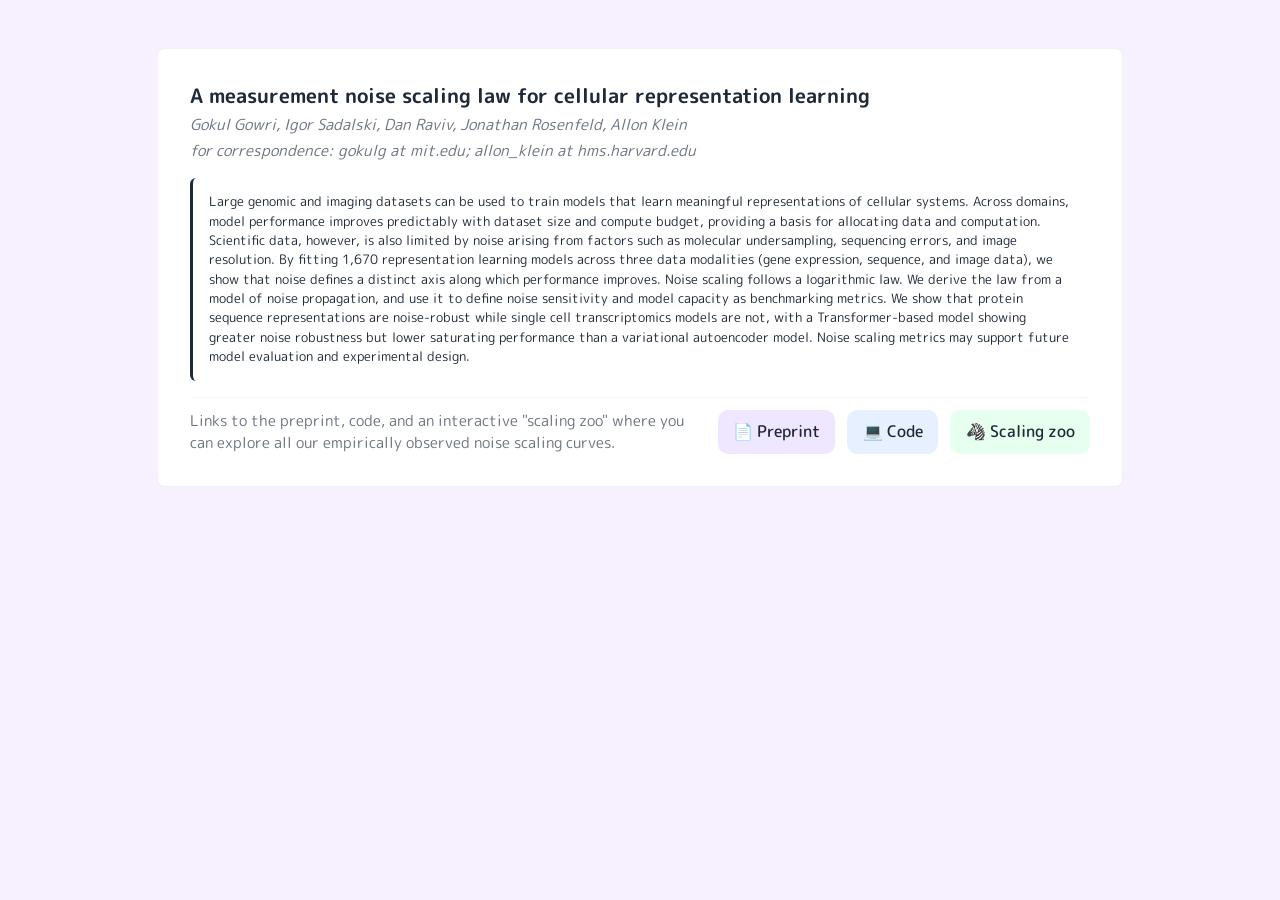
<file: index.html>
<!doctype html>
<html lang="en">
<head>
  <meta charset="utf-8" />
  <meta name="viewport" content="width=device-width,initial-scale=1" />
  <title>measurement noise scaling laws</title>

  <link rel="preconnect" href="https://fonts.googleapis.com">
  <link rel="preconnect" href="https://fonts.gstatic.com" crossorigin>
  <link href="https://fonts.googleapis.com/css2?family=M+PLUS+Rounded+1c:wght@300;400;700&display=swap" rel="stylesheet">

  <style>
    :root{
      --accent:#1f2937;
      --muted:#6b7280;
      --bg:#f6f0ff;
      --card-bg:#ffffff;
      --border:rgba(31,41,55,0.06);
      --link-purple:#efe6ff;
      --link-blue:#e6f0ff;
      --link-green:#e6ffef;
    }
    html,body{min-height:100%}
    body{
      margin:0;
      display:flex;
      align-items:center;
      justify-content:center;
      background:#f6f0ff;
      font-family: 'M PLUS Rounded 1c', system-ui, -apple-system, 'Segoe UI', Roboto, 'Helvetica Neue', Arial, sans-serif;
      color:var(--accent);
      padding:3rem;
    }
    .card{
      width:100%;
      max-width:900px;
      background: var(--card-bg);
      border-radius:8px;
      padding:2rem;
      border:1px solid var(--border);
      line-height:1.45;
    }
    .head{display:flex;gap:1rem;align-items:center}
    .logo{font-size:1.6rem}
    h1{font-size:1.25rem;margin:0}
    .authors{color:var(--muted);font-size:0.95rem;margin-top:0.25rem;font-style:italic}
    .abstract{
      margin-top:1rem;
      padding:0.9rem 1rem;
      border-left:3px solid var(--accent);
      background: #ffffff;
      border-radius:6px;
      color:var(--accent);
      min-height:4.5rem;
      font-size:smaller
    }
    .card-footer{
      display:flex;
      gap:1rem;
      align-items:center;
      justify-content:space-between;
      margin-top:1rem;
      flex-wrap:wrap;
      padding-top:0.75rem;
      border-top:1px solid rgba(31,41,55,0.04);
    }
    .desc{ color:var(--muted); font-size:0.95rem; flex:1; min-width:220px; }
    .links{display:flex;gap:0.75rem;margin-top:0;flex-wrap:wrap}
    .links a{
      text-decoration:none;color:var(--accent);
      padding:0.6rem 0.9rem;border-radius:10px;
      font-weight:500;display:inline-flex;align-items:center;gap:0.6rem;
      border:1px solid transparent;
      transition:transform 0.14s ease, box-shadow 0.14s ease;
    }
    .links a:hover{ transform:translateY(-3px); }
    .paper{ background: var(--link-purple); }
    .code{ background: var(--link-blue); }
    .zoo { background: var(--link-green); }
    .note{color:var(--muted);font-size:0.85rem;margin-top:0.9rem}

    @media (max-width:560px){
      body{ 
        padding:1rem; 
        align-items:flex-start;
        padding-top:1.5rem;
      }
      .card{ padding:1.25rem; }
      h1{ font-size:1.1rem; line-height:1.3; }
      .authors{ font-size:0.85rem; }
      .card-footer{ gap:0.75rem; }
      .desc{ min-width:100%; order:2; }
      .links{ order:1; width:100%; justify-content:flex-start; }
    }
  </style>
</head>
<body>
  <main class="card" role="main">
    <div class="head">
      <div>
        <h1>A measurement noise scaling law for cellular representation learning</h1>
        <div class="authors">Gokul Gowri, Igor Sadalski, Dan Raviv, Jonathan Rosenfeld, Allon Klein</div>
        <div class="authors"> for correspondence: gokulg at mit.edu; allon_klein at hms.harvard.edu</div>
      </div>
    </div>

    <div class="abstract" aria-label="abstract">
      Large genomic and imaging datasets can be used to train models that learn meaningful representations of cellular systems. Across domains, model performance improves predictably with dataset size and compute budget, providing a basis for allocating data and computation. Scientific data, however, is also limited by noise arising from factors such as molecular undersampling, sequencing errors, and image resolution. By fitting 1,670 representation learning models across three data modalities (gene expression, sequence, and image data), we show that noise defines a distinct axis along which performance improves. Noise scaling follows a logarithmic law. We derive the law from a model of noise propagation, and use it to define noise sensitivity and model capacity as benchmarking metrics. We show that protein sequence representations are noise-robust while single cell transcriptomics models are not, with a Transformer-based model showing greater noise robustness but lower saturating performance than a variational autoencoder model. Noise scaling metrics may support future model evaluation and experimental design.
    </div>

    <div class="card-footer">
      <div class="desc">
        Links to the preprint, code, and an interactive "scaling zoo" where you can explore all our empirically observed noise scaling curves.
      </div>
      <nav class="links" aria-label="links">
        <a href="https://arxiv.org/abs/2503.02726" class="paper" target="_blank" rel="noopener">📄 Preprint</a>
        <a href="https://github.com/ggdna/noise-scaling" class="code" target="_blank" rel="noopener">💻 Code</a>
        <a href="analysis/noise_fits_interactive.html" class="zoo">🦓 Scaling zoo</a>
      </nav>
    </div>

  </main>
</body>
</html>
</file>
